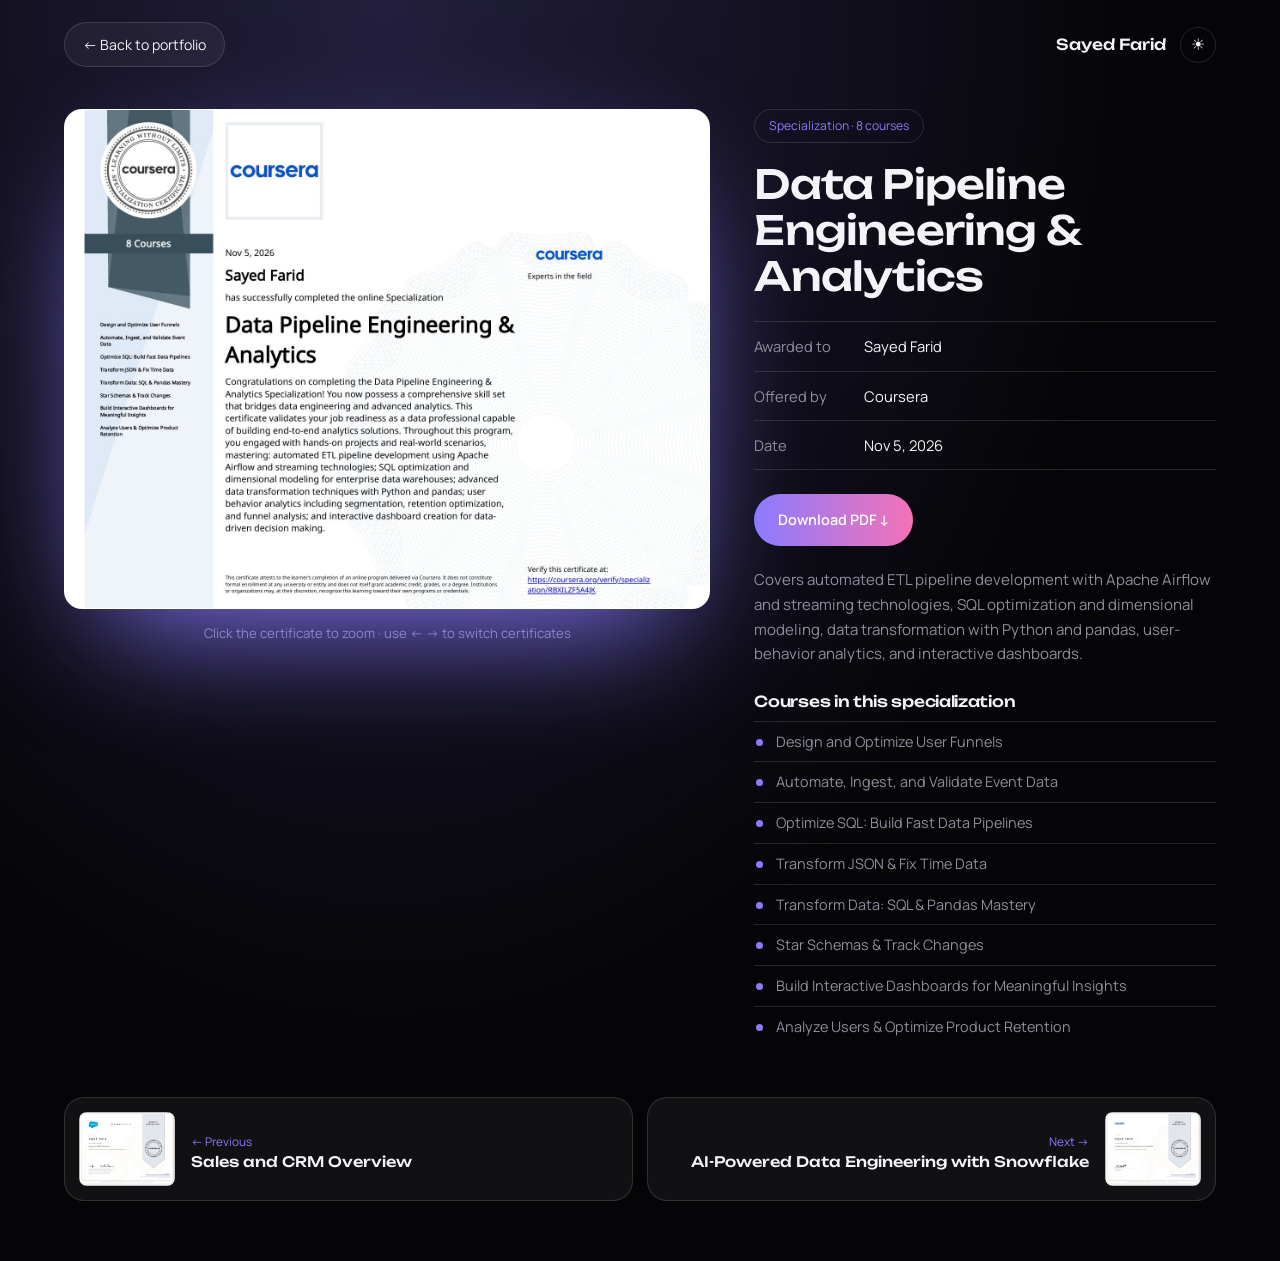
<file: certificate.html>
<!DOCTYPE html>
<html lang="en" data-theme="dark">
<head>
<meta charset="UTF-8">
<meta name="viewport" content="width=device-width, initial-scale=1">
<title>Certificate · Sayed Farid</title>
<link rel="preconnect" href="https://fonts.googleapis.com">
<link rel="preconnect" href="https://fonts.gstatic.com" crossorigin>
<link href="https://fonts.googleapis.com/css2?family=Unbounded:wght@300;500;700&family=Manrope:wght@400;500;600&display=swap" rel="stylesheet">
<style>
@view-transition{navigation:auto}
:root{--bg:#050507;--ink:#F4F4F8;--mute:#8E8E9C;--a:#8B7BFF;--b:#F472B6;--line:rgba(255,255,255,.13);--card:rgba(255,255,255,.05)}
[data-theme=light]{--bg:#F4F4F9;--ink:#0B0B12;--mute:#5D5D6C;--a:#5B45FF;--b:#DB2777;--line:rgba(0,0,0,.13);--card:rgba(0,0,0,.04)}
*{margin:0;padding:0;box-sizing:border-box}
body{background:radial-gradient(ellipse at 30% 0,color-mix(in srgb,var(--a) 22%,transparent),transparent 60%),var(--bg);color:var(--ink);font:400 1rem/1.65 Manrope,sans-serif;min-height:100vh;overflow-x:hidden}
a{color:inherit;text-decoration:none}
button{font:inherit;color:inherit}
:focus-visible{outline:2px solid var(--a);outline-offset:3px}
.w{max-width:1200px;margin:0 auto;padding:0 24px}
h1,h3{font-family:Unbounded,sans-serif;font-weight:500;line-height:1.15;letter-spacing:-.02em}
.top{display:flex;align-items:center;gap:14px;padding:22px 0}
.top a.bk{display:inline-flex;gap:8px;align-items:center;padding:10px 18px;border:1px solid var(--line);border-radius:999px;font-size:.88rem;background:var(--card);transition:.2s}
.top a.bk:hover{border-color:var(--a);transform:translateX(-4px)}
.top b{font:500 .95rem Unbounded;margin-left:auto}
#th{width:36px;height:36px;border-radius:50%;border:1px solid var(--line);background:transparent;cursor:pointer}
.cv{display:grid;grid-template-columns:1.4fr 1fr;gap:44px;align-items:start;padding:20px 0 50px}
.stage{position:relative;border-radius:18px;overflow:hidden;background:#fff;border:1px solid var(--line);box-shadow:0 50px 120px -40px var(--a);cursor:zoom-in;transform:perspective(1300px) rotateX(var(--rx,0deg)) rotateY(var(--ry,0deg));transition:transform .25s}
.stage img{display:block;width:100%;height:auto;transition:transform .4s;transform-origin:var(--ox,50%) var(--oy,50%)}
.stage.z{cursor:zoom-out;transform:none}
.stage.z img{transform:scale(2.2)}
.gl{position:absolute;inset:0;background:radial-gradient(circle at var(--gx,50%) var(--gy,50%),rgba(255,255,255,.5),transparent 55%);opacity:0;transition:opacity .25s;pointer-events:none}
.stage:hover:not(.z) .gl{opacity:1}
.hint{margin-top:14px;color:var(--mute);font-size:.82rem;text-align:center}
@keyframes up{from{opacity:0;transform:translateY(26px)}to{opacity:1;transform:none}}
.info>*{animation:up .8s cubic-bezier(.2,.8,.2,1) both}
.info>:nth-child(2){animation-delay:.08s}.info>:nth-child(3){animation-delay:.16s}.info>:nth-child(4){animation-delay:.24s}.info>:nth-child(5){animation-delay:.32s}.info>:nth-child(6){animation-delay:.4s}
.chip{display:inline-block;font-size:.76rem;padding:6px 14px;border:1px solid var(--line);border-radius:999px;color:var(--a);margin-bottom:18px}
h1{font-size:clamp(1.6rem,3.4vw,2.5rem);margin-bottom:22px}
dl{display:grid;grid-template-columns:110px 1fr;border-top:1px solid var(--line);margin-bottom:24px}
dt,dd{padding:12px 0;border-bottom:1px solid var(--line);font-size:.92rem}
dt{color:var(--mute)}
.btns{display:flex;gap:10px;flex-wrap:wrap}
.btn{display:inline-flex;gap:8px;padding:14px 24px;border-radius:999px;font-weight:600;font-size:.9rem;border:1px solid var(--line);background:var(--card);cursor:pointer;transition:transform .2s,border-color .2s}
.btn:hover{transform:translateY(-3px);border-color:var(--a)}
.btn.p{background:linear-gradient(90deg,var(--a),var(--b));color:#fff;border:0}
.cs{margin-top:26px}
.cs h3{font-size:.95rem;margin-bottom:10px}
.cs li{list-style:none;padding:8px 0 8px 22px;border-top:1px solid var(--line);font-size:.9rem;color:var(--mute);position:relative}
.cs li::before{content:"";position:absolute;left:2px;top:17px;width:7px;height:7px;border-radius:50%;background:var(--a)}
.pn{display:grid;grid-template-columns:1fr 1fr;gap:14px;padding-bottom:60px}
.pn a{display:grid;grid-template-columns:96px 1fr;gap:16px;align-items:center;padding:14px;border:1px solid var(--line);border-radius:20px;background:var(--card);transition:.25s}
.pn a:hover{border-color:var(--a);transform:translateY(-4px)}
.pn a:last-child{grid-template-columns:1fr 96px;text-align:right}
.pn a:last-child img{order:2}
.pn img{width:100%;border-radius:8px;display:block}
.pn small{color:var(--a);font-size:.74rem}
.pn b{display:block;font:500 .9rem Unbounded;line-height:1.25}
@media(max-width:900px){.cv{grid-template-columns:1fr;gap:28px}.pn{grid-template-columns:1fr}}
@media(prefers-reduced-motion:reduce){*{animation:none!important;transition:none!important}}
</style>
</head>
<body>
<div class="w">
  <div class="top"><a class="bk" href="index.html#certs">← Back to portfolio</a><b>Sayed Farid</b><button id="th" aria-label="Switch light or dark theme">☀</button></div>
  <main class="cv">
    <div>
      <div class="stage" id="st"><img id="im" alt=""><i class="gl"></i></div>
      <p class="hint">Click the certificate to zoom · use ← → to switch certificates</p>
    </div>
    <div class="info" id="info"></div>
  </main>
  <div class="pn" id="pn"></div>
</div>
<script>
const $=s=>document.querySelector(s);
const CE=[
{id:"pipeline",title:"Data Pipeline Engineering & Analytics",kind:"Specialization · 8 courses",by:"Coursera",date:"Nov 5, 2026",url:"https://coursera.org/verify/specialization/RBXILZF5A4JK",about:"Covers automated ETL pipeline development with Apache Airflow and streaming technologies, SQL optimization and dimensional modeling, data transformation with Python and pandas, user-behavior analytics, and interactive dashboards.",courses:["Design and Optimize User Funnels","Automate, Ingest, and Validate Event Data","Optimize SQL: Build Fast Data Pipelines","Transform JSON & Fix Time Data","Transform Data: SQL & Pandas Mastery","Star Schemas & Track Changes","Build Interactive Dashboards for Meaningful Insights","Analyze Users & Optimize Product Retention"]},
{id:"snowflake",title:"AI-Powered Data Engineering with Snowflake",kind:"Course certificate",by:"Edureka, via Coursera",date:"Oct 6, 2026",url:"https://coursera.org/verify/RMI23FDWU1YB"},
{id:"aws",title:"Data Analytics and Databases on AWS",kind:"Course certificate",by:"Amazon Web Services, via Coursera",date:"Oct 5, 2026",url:"https://coursera.org/verify/A2DYOP1AGJNV"},
{id:"sales",title:"Sales and CRM Overview",kind:"Course certificate",by:"Salesforce and Pathstream, via Coursera",date:"Oct 23, 2026",url:"https://coursera.org/verify/OC3N38LTFIMJ"}];
const R=document.documentElement;let sv=null;try{sv=localStorage.getItem("t")}catch(e){}
const setT=t=>{R.dataset.theme=t;$("#th").textContent=t==="dark"?"☀":"☾";try{localStorage.setItem("t",t)}catch(e){}};
setT(sv||"dark");$("#th").onclick=()=>setT(R.dataset.theme==="dark"?"light":"dark");

let i=CE.findIndex(c=>c.id===new URLSearchParams(location.search).get("c"));if(i<0)i=0;
const c=CE[i],pv=CE[(i+CE.length-1)%CE.length],nx=CE[(i+1)%CE.length],go=x=>location.href="certificate.html?c="+x.id;
document.title=c.title+" · Sayed Farid";
const im=$("#im");im.src=`cert-${c.id}.jpg`;im.alt=c.title+" certificate";im.style.viewTransitionName="c-"+c.id;
$("#info").innerHTML=`<span class="chip">${c.kind}</span><h1>${c.title}</h1><dl><dt>Awarded to</dt><dd>Sayed Farid</dd><dt>Offered by</dt><dd>${c.by}</dd><dt>Date</dt><dd>${c.date}</dd></dl><div class="btns"><a class="btn p" href="cert-${c.id}.pdf" download>Download PDF ↓</a></div>${c.about?`<p style="margin-top:22px;color:var(--mute);font-size:.94rem">${c.about}</p>`:""}${c.courses?`<div class="cs"><h3>Courses in this specialization</h3><ul>${c.courses.map(x=>`<li>${x}</li>`).join("")}</ul></div>`:""}`;
$("#pn").innerHTML=[[pv,"← Previous"],[nx,"Next →"]].map(([x,l])=>`<a href="certificate.html?c=${x.id}"><img src="cert-${x.id}-thumb.jpg" alt=""><div><small>${l}</small><b>${x.title}</b></div></a>`).join("");

/* tilt + glare + zoom */
const st=$("#st"),fine=matchMedia("(pointer:fine)").matches&&!matchMedia("(prefers-reduced-motion:reduce)").matches;
st.addEventListener("pointermove",e=>{const r=st.getBoundingClientRect(),x=(e.clientX-r.left)/r.width,y=(e.clientY-r.top)/r.height;
 st.style.setProperty("--ox",x*100+"%");st.style.setProperty("--oy",y*100+"%");
 if(fine&&!st.classList.contains("z")){st.style.setProperty("--ry",(x-.5)*10+"deg");st.style.setProperty("--rx",(.5-y)*10+"deg");st.style.setProperty("--gx",x*100+"%");st.style.setProperty("--gy",y*100+"%")}});
st.addEventListener("pointerleave",()=>{st.style.setProperty("--rx","0deg");st.style.setProperty("--ry","0deg")});
st.onclick=()=>st.classList.toggle("z");
addEventListener("keydown",e=>{if(e.key==="ArrowRight")go(nx);if(e.key==="ArrowLeft")go(pv);if(e.key==="Escape")st.classList.remove("z")});
</script>
</body>
</html>
</file>
